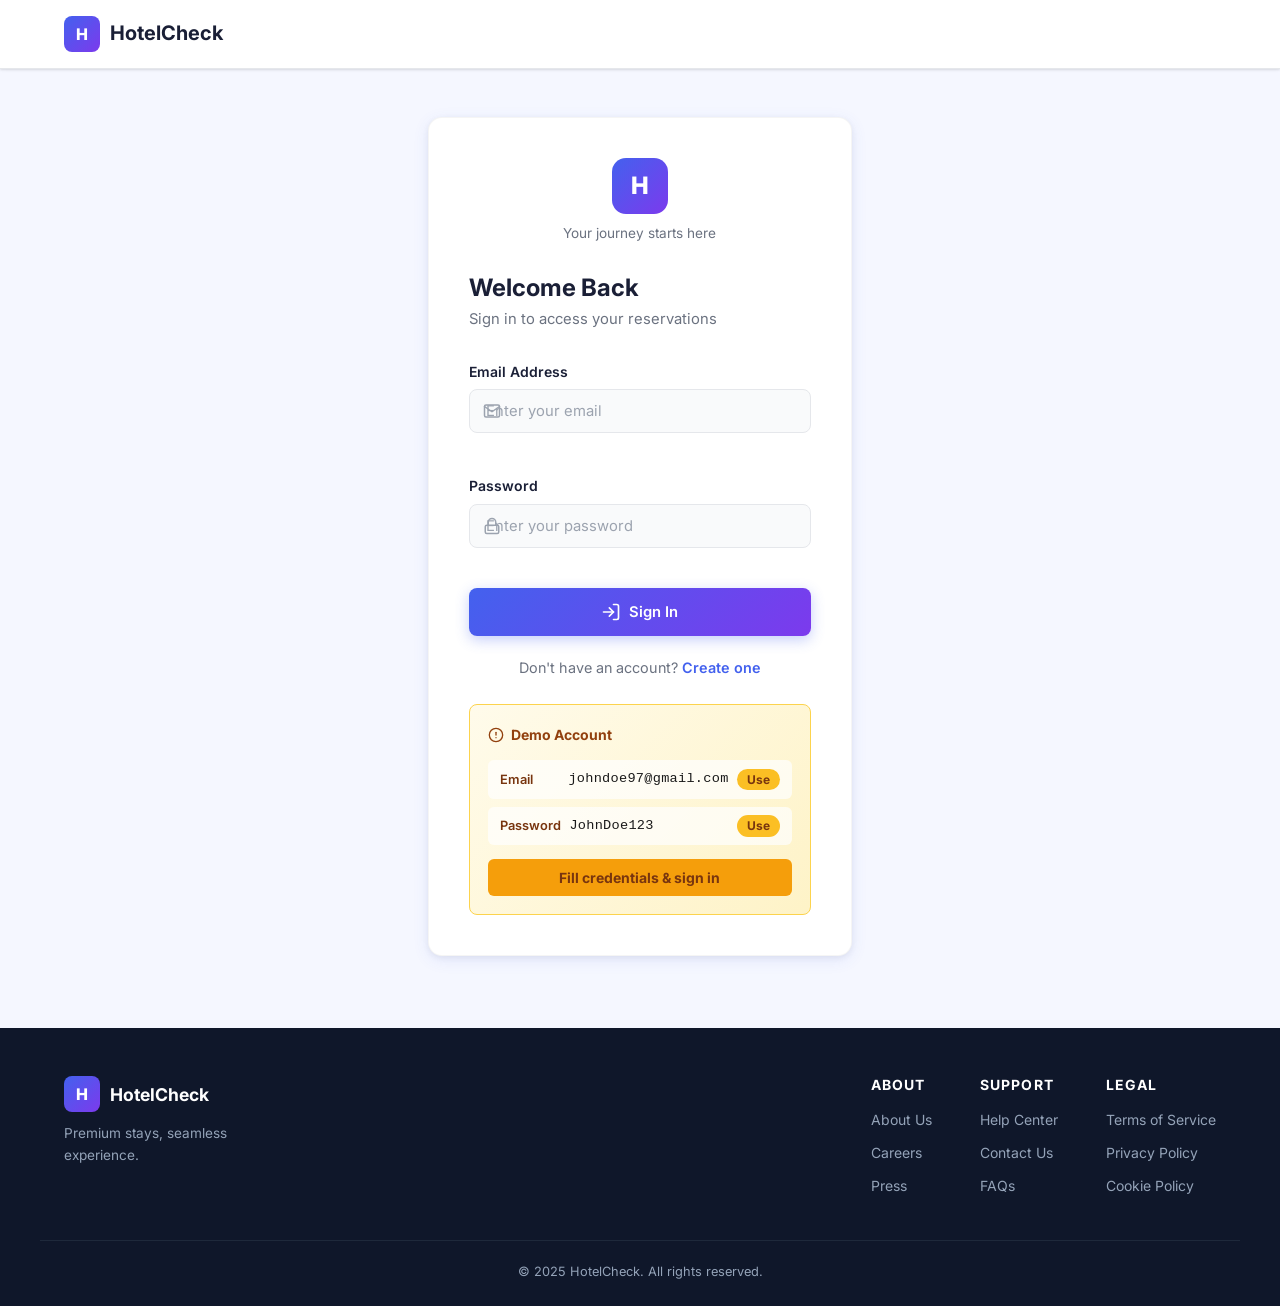
<file: index.html>
<!DOCTYPE html>
<html lang="en">

<head>
    <meta charset="UTF-8">
    <meta name="viewport" content="width=device-width, initial-scale=1.0">
    <meta name="description"
        content="HotelCheck — A modern self check-in portal for multi-branch hotel reservations. View reservations, complete check-in, and manage your profile.">
    <title>HotelCheck — Self Check-In Portal</title>
    <link rel="stylesheet" href="css/style.css">
    <link rel="preconnect" href="https://fonts.googleapis.com">
    <link rel="preconnect" href="https://fonts.gstatic.com" crossorigin>
    <link href="https://fonts.googleapis.com/css2?family=Inter:wght@300;400;500;600;700&display=swap" rel="stylesheet">
</head>

<body>

    <!-- ========================================================
         HEADER / NAVIGATION
    ======================================================== -->
    <header id="site-header">
        <div class="header-content">
            <a href="#" class="logo" id="logo-link">
                <div class="logo-icon">H</div>
                <span>HotelCheck</span>
            </a>
            <nav id="main-nav" class="nav-hidden">
                <a href="#" id="home-link">Home</a>
                <a href="#" id="reservations-link">My Reservations</a>
                <a href="#" id="profile-link">Profile</a>
                <a href="#" id="logout-link" class="nav-logout">Logout</a>
            </nav>
        </div>
    </header>

    <!-- ========================================================
         MAIN CONTENT CONTAINER
    ======================================================== -->
    <div class="container" id="main-container">

        <!-- ====================================================
             SECTION: LOGIN
        ==================================================== -->
        <div id="login-section" class="auth-wrapper">
            <div class="card auth-card">
                <div class="card-brand">
                    <div class="logo-icon large">H</div>
                    <p class="brand-tagline">Your journey starts here</p>
                </div>
                <h1 class="card-title">Welcome Back</h1>
                <p class="card-subtitle">Sign in to access your reservations</p>

                <form id="login-form" novalidate>
                    <div class="form-group">
                        <label for="email">Email Address</label>
                        <div class="input-wrapper">
                            <svg class="input-icon" xmlns="http://www.w3.org/2000/svg" width="18" height="18"
                                viewBox="0 0 24 24" fill="none" stroke="currentColor" stroke-width="2"
                                stroke-linecap="round" stroke-linejoin="round">
                                <path d="M4 4h16c1.1 0 2 .9 2 2v12c0 1.1-.9 2-2 2H4c-1.1 0-2-.9-2-2V6c0-1.1.9-2 2-2z">
                                </path>
                                <polyline points="22,6 12,13 2,6"></polyline>
                            </svg>
                            <input type="email" id="email" placeholder="Enter your email" autocomplete="email">
                        </div>
                        <span class="field-error" id="email-error"></span>
                    </div>
                    <div class="form-group">
                        <label for="password">Password</label>
                        <div class="input-wrapper">
                            <svg class="input-icon" xmlns="http://www.w3.org/2000/svg" width="18" height="18"
                                viewBox="0 0 24 24" fill="none" stroke="currentColor" stroke-width="2"
                                stroke-linecap="round" stroke-linejoin="round">
                                <rect x="3" y="11" width="18" height="11" rx="2" ry="2"></rect>
                                <path d="M7 11V7a5 5 0 0 1 10 0v4"></path>
                            </svg>
                            <input type="password" id="password" placeholder="Enter your password"
                                autocomplete="current-password">
                        </div>
                        <span class="field-error" id="password-error"></span>
                    </div>
                    <div class="form-group">
                        <button type="submit" id="login-btn" class="btn-full">
                            <svg xmlns="http://www.w3.org/2000/svg" width="20" height="20" viewBox="0 0 24 24"
                                fill="none" stroke="currentColor" stroke-width="2" stroke-linecap="round"
                                stroke-linejoin="round">
                                <path d="M15 3h4a2 2 0 0 1 2 2v14a2 2 0 0 1-2 2h-4"></path>
                                <polyline points="10 17 15 12 10 7"></polyline>
                                <line x1="15" y1="12" x2="3" y2="12"></line>
                            </svg>
                            Sign In
                        </button>
                    </div>
                    <p class="auth-switch">Don't have an account? <a href="#" id="register-link"
                            class="accent-text">Create one</a></p>
                </form>

                <!-- Demo Credentials Box -->
                <div class="demo-credentials">
                    <div class="demo-credentials-header">
                        <svg xmlns="http://www.w3.org/2000/svg" width="16" height="16" viewBox="0 0 24 24" fill="none"
                            stroke="currentColor" stroke-width="2" stroke-linecap="round" stroke-linejoin="round">
                            <circle cx="12" cy="12" r="10"></circle>
                            <line x1="12" y1="8" x2="12" y2="12"></line>
                            <line x1="12" y1="16" x2="12.01" y2="16"></line>
                        </svg>
                        <span>Demo Account</span>
                    </div>
                    <div class="demo-credentials-body">
                        <div class="demo-field">
                            <span class="demo-label">Email</span>
                            <span class="demo-value" id="demo-email">johndoe97@gmail.com</span>
                            <button type="button" class="demo-copy-btn" data-copy="email"
                                title="Auto-fill email">Use</button>
                        </div>
                        <div class="demo-field">
                            <span class="demo-label">Password</span>
                            <span class="demo-value" id="demo-password">JohnDoe123</span>
                            <button type="button" class="demo-copy-btn" data-copy="password"
                                title="Auto-fill password">Use</button>
                        </div>
                    </div>
                    <button type="button" id="demo-autofill-btn" class="demo-fill-all">
                        Fill credentials &amp; sign in
                    </button>
                </div>
            </div>
        </div>

        <!-- ====================================================
             SECTION: REGISTRATION
        ==================================================== -->
        <div id="registration-section" class="auth-wrapper" style="display: none;">
            <div class="card auth-card">
                <h1 class="card-title">Create Account</h1>
                <p class="card-subtitle">Join HotelCheck for seamless stays</p>

                <form id="registration-form" novalidate>
                    <div class="form-row">
                        <div class="form-group">
                            <label for="title">Title</label>
                            <select id="title">
                                <option value="">Select</option>
                                <option value="Mr">Mr</option>
                                <option value="Ms">Ms</option>
                                <option value="Mrs">Mrs</option>
                                <option value="Dr">Dr</option>
                            </select>
                        </div>
                        <div class="form-group form-group-grow">
                            <label for="first-name">First Name</label>
                            <input type="text" id="first-name" placeholder="Your first name">
                        </div>
                    </div>
                    <div class="form-group">
                        <label for="last-name">Last Name</label>
                        <input type="text" id="last-name" placeholder="Your last name">
                    </div>
                    <div class="form-group">
                        <label for="reg-email">Email Address</label>
                        <input type="email" id="reg-email" placeholder="Your email address">
                    </div>
                    <div class="form-group">
                        <label for="reg-password">Password</label>
                        <input type="password" id="reg-password" placeholder="Create a password (min. 8 chars)">
                    </div>
                    <div class="form-group">
                        <label for="confirm-password">Confirm Password</label>
                        <input type="password" id="confirm-password" placeholder="Repeat your password">
                    </div>
                    <div class="form-group">
                        <button type="submit" class="btn-full">
                            <svg xmlns="http://www.w3.org/2000/svg" width="20" height="20" viewBox="0 0 24 24"
                                fill="none" stroke="currentColor" stroke-width="2" stroke-linecap="round"
                                stroke-linejoin="round">
                                <path d="M16 21v-2a4 4 0 0 0-4-4H5a4 4 0 0 0-4 4v2"></path>
                                <circle cx="8.5" cy="7" r="4"></circle>
                                <line x1="20" y1="8" x2="20" y2="14"></line>
                                <line x1="23" y1="11" x2="17" y2="11"></line>
                            </svg>
                            Create Account
                        </button>
                    </div>
                    <p class="auth-switch">Already have an account? <a href="#" id="login-link" class="accent-text">Sign
                            in</a></p>
                </form>
            </div>
        </div>

        <!-- ====================================================
             SECTION: DASHBOARD (HOME — shown after login)
        ==================================================== -->
        <div id="dashboard-section" style="display: none;">

            <!-- Welcome Banner -->
            <div class="welcome-banner">
                <div class="welcome-text">
                    <h1 id="welcome-heading">Good morning, John!</h1>
                    <p>Here's an overview of your upcoming stays.</p>
                </div>
                <div class="welcome-meta">
                    <span id="current-date-display"></span>
                </div>
            </div>

            <!-- Dashboard Grid -->
            <div class="dashboard-grid">

                <!-- Upcoming Reservations Card -->
                <div class="card dashboard-card full-width">
                    <div class="card-header-row">
                        <h2 class="card-title no-margin">Upcoming Reservations</h2>
                        <a href="#" id="view-all-reservations" class="accent-text small-link">View All →</a>
                    </div>
                    <div id="reservations-container">
                        <ul class="reservation-list" id="reservation-list">
                            <!-- Populated by reservations.js -->
                        </ul>
                    </div>
                </div>

                <!-- Self Check-In Card (shown only for today's reservations) -->
                <div id="check-in-card" class="card dashboard-card full-width" style="display: none;">
                    <div class="card-header-row">
                        <h2 class="card-title no-margin">
                            <span class="checkin-badge">Today</span>
                            Self Check-In
                        </h2>
                    </div>

                    <!-- Check-In Tab Navigation -->
                    <div class="tabs checkin-tabs" id="checkin-tabs">
                        <div class="tab-item active" data-tab="tab-verification" data-group="checkin">
                            <span class="tab-step">1</span>
                            <svg xmlns="http://www.w3.org/2000/svg" width="18" height="18" viewBox="0 0 24 24"
                                fill="none" stroke="currentColor" stroke-width="2" stroke-linecap="round"
                                stroke-linejoin="round">
                                <path d="M22 11.08V12a10 10 0 1 1-5.93-9.14"></path>
                                <polyline points="22 4 12 14.01 9 11.01"></polyline>
                            </svg>
                            <span class="tab-label">Identity</span>
                        </div>
                        <div class="tab-item" data-tab="tab-payment" data-group="checkin">
                            <span class="tab-step">2</span>
                            <svg xmlns="http://www.w3.org/2000/svg" width="18" height="18" viewBox="0 0 24 24"
                                fill="none" stroke="currentColor" stroke-width="2" stroke-linecap="round"
                                stroke-linejoin="round">
                                <rect x="1" y="4" width="22" height="16" rx="2" ry="2"></rect>
                                <line x1="1" y1="10" x2="23" y2="10"></line>
                            </svg>
                            <span class="tab-label">Payment</span>
                        </div>
                        <div class="tab-item" data-tab="tab-rooming" data-group="checkin">
                            <span class="tab-step">3</span>
                            <svg xmlns="http://www.w3.org/2000/svg" width="18" height="18" viewBox="0 0 24 24"
                                fill="none" stroke="currentColor" stroke-width="2" stroke-linecap="round"
                                stroke-linejoin="round">
                                <path d="M17 21v-2a4 4 0 0 0-4-4H5a4 4 0 0 0-4 4v2"></path>
                                <circle cx="9" cy="7" r="4"></circle>
                                <path d="M23 21v-2a4 4 0 0 0-3-3.87"></path>
                                <path d="M16 3.13a4 4 0 0 1 0 7.75"></path>
                            </svg>
                            <span class="tab-label">Guests</span>
                        </div>
                        <div class="tab-item" data-tab="tab-confirm" data-group="checkin">
                            <span class="tab-step">4</span>
                            <svg xmlns="http://www.w3.org/2000/svg" width="18" height="18" viewBox="0 0 24 24"
                                fill="none" stroke="currentColor" stroke-width="2" stroke-linecap="round"
                                stroke-linejoin="round">
                                <polyline points="20 6 9 17 4 12"></polyline>
                            </svg>
                            <span class="tab-label">Confirm</span>
                        </div>
                    </div>

                    <!-- Tab: Identity Verification -->
                    <div id="tab-verification" class="tab-content checkin-content active">
                        <div class="upload-grid">
                            <div class="form-group">
                                <label>Passport Photo</label>
                                <div class="file-upload">
                                    <label for="passport-upload" class="file-upload-btn">
                                        <svg xmlns="http://www.w3.org/2000/svg" width="18" height="18"
                                            viewBox="0 0 24 24" fill="none" stroke="currentColor" stroke-width="2"
                                            stroke-linecap="round" stroke-linejoin="round">
                                            <path d="M21 15v4a2 2 0 0 1-2 2H5a2 2 0 0 1-2-2v-4"></path>
                                            <polyline points="17 8 12 3 7 8"></polyline>
                                            <line x1="12" y1="3" x2="12" y2="15"></line>
                                        </svg>
                                        Upload Passport
                                    </label>
                                    <input type="file" id="passport-upload" accept="image/*">
                                    <div id="passport-preview" class="file-upload-preview">
                                        <svg xmlns="http://www.w3.org/2000/svg" width="40" height="40"
                                            viewBox="0 0 24 24" fill="none" stroke="currentColor" stroke-width="1"
                                            stroke-linecap="round" stroke-linejoin="round">
                                            <rect x="3" y="3" width="18" height="18" rx="2" ry="2"></rect>
                                            <circle cx="8.5" cy="8.5" r="1.5"></circle>
                                            <polyline points="21 15 16 10 5 21"></polyline>
                                        </svg>
                                        <span>Passport photo</span>
                                    </div>
                                </div>
                            </div>
                            <div class="form-group">
                                <label>Selfie Photo</label>
                                <div class="file-upload">
                                    <label for="selfie-upload" class="file-upload-btn">
                                        <svg xmlns="http://www.w3.org/2000/svg" width="18" height="18"
                                            viewBox="0 0 24 24" fill="none" stroke="currentColor" stroke-width="2"
                                            stroke-linecap="round" stroke-linejoin="round">
                                            <path d="M21 15v4a2 2 0 0 1-2 2H5a2 2 0 0 1-2-2v-4"></path>
                                            <polyline points="17 8 12 3 7 8"></polyline>
                                            <line x1="12" y1="3" x2="12" y2="15"></line>
                                        </svg>
                                        Upload Selfie
                                    </label>
                                    <input type="file" id="selfie-upload" accept="image/*">
                                    <div id="selfie-preview" class="file-upload-preview">
                                        <svg xmlns="http://www.w3.org/2000/svg" width="40" height="40"
                                            viewBox="0 0 24 24" fill="none" stroke="currentColor" stroke-width="1"
                                            stroke-linecap="round" stroke-linejoin="round">
                                            <path d="M20 21v-2a4 4 0 0 0-4-4H8a4 4 0 0 0-4 4v2"></path>
                                            <circle cx="12" cy="7" r="4"></circle>
                                        </svg>
                                        <span>Selfie photo</span>
                                    </div>
                                </div>
                            </div>
                        </div>
                        <div class="btn-actions">
                            <button id="verification-next" class="btn-primary">
                                Continue
                                <svg xmlns="http://www.w3.org/2000/svg" width="18" height="18" viewBox="0 0 24 24"
                                    fill="none" stroke="currentColor" stroke-width="2" stroke-linecap="round"
                                    stroke-linejoin="round">
                                    <line x1="5" y1="12" x2="19" y2="12"></line>
                                    <polyline points="12 5 19 12 12 19"></polyline>
                                </svg>
                            </button>
                        </div>
                    </div>

                    <!-- Tab: Payment Information -->
                    <div id="tab-payment" class="tab-content checkin-content">
                        <div class="form-row">
                            <div class="form-group form-group-grow">
                                <label for="card-number">Card Number</label>
                                <input type="text" id="card-number" placeholder="0000 0000 0000 0000" maxlength="19">
                            </div>
                        </div>
                        <div class="form-row">
                            <div class="form-group">
                                <label for="card-expiry">Expiry Date</label>
                                <input type="text" id="card-expiry" placeholder="MM/YY" maxlength="5">
                            </div>
                            <div class="form-group">
                                <label for="card-cvv">CVV</label>
                                <input type="text" id="card-cvv" placeholder="000" maxlength="4">
                            </div>
                        </div>
                        <div class="form-group">
                            <label for="card-holder">Card Holder Name</label>
                            <input type="text" id="card-holder" placeholder="Name as on card">
                        </div>
                        <div class="btn-actions">
                            <button id="payment-back" class="btn-secondary">
                                <svg xmlns="http://www.w3.org/2000/svg" width="18" height="18" viewBox="0 0 24 24"
                                    fill="none" stroke="currentColor" stroke-width="2" stroke-linecap="round"
                                    stroke-linejoin="round">
                                    <line x1="19" y1="12" x2="5" y2="12"></line>
                                    <polyline points="12 19 5 12 12 5"></polyline>
                                </svg>
                                Back
                            </button>
                            <button id="payment-next" class="btn-primary">
                                Continue
                                <svg xmlns="http://www.w3.org/2000/svg" width="18" height="18" viewBox="0 0 24 24"
                                    fill="none" stroke="currentColor" stroke-width="2" stroke-linecap="round"
                                    stroke-linejoin="round">
                                    <line x1="5" y1="12" x2="19" y2="12"></line>
                                    <polyline points="12 5 19 12 12 19"></polyline>
                                </svg>
                            </button>
                        </div>
                    </div>

                    <!-- Tab: Rooming List -->
                    <div id="tab-rooming" class="tab-content checkin-content">
                        <div class="form-group">
                            <label>Guests in Room</label>
                            <div id="room-list" class="room-list">
                                <div class="room-item">
                                    <input type="text" placeholder="Guest Name" value="John Doe (Primary Guest)"
                                        readonly>
                                </div>
                            </div>
                            <button id="add-guest" type="button" class="btn-secondary add-guest-btn">
                                <svg xmlns="http://www.w3.org/2000/svg" width="18" height="18" viewBox="0 0 24 24"
                                    fill="none" stroke="currentColor" stroke-width="2" stroke-linecap="round"
                                    stroke-linejoin="round">
                                    <line x1="12" y1="5" x2="12" y2="19"></line>
                                    <line x1="5" y1="12" x2="19" y2="12"></line>
                                </svg>
                                Add Guest
                            </button>
                        </div>
                        <div class="btn-actions">
                            <button id="rooming-back" class="btn-secondary">
                                <svg xmlns="http://www.w3.org/2000/svg" width="18" height="18" viewBox="0 0 24 24"
                                    fill="none" stroke="currentColor" stroke-width="2" stroke-linecap="round"
                                    stroke-linejoin="round">
                                    <line x1="19" y1="12" x2="5" y2="12"></line>
                                    <polyline points="12 19 5 12 12 5"></polyline>
                                </svg>
                                Back
                            </button>
                            <button id="rooming-next" class="btn-primary">
                                Continue
                                <svg xmlns="http://www.w3.org/2000/svg" width="18" height="18" viewBox="0 0 24 24"
                                    fill="none" stroke="currentColor" stroke-width="2" stroke-linecap="round"
                                    stroke-linejoin="round">
                                    <line x1="5" y1="12" x2="19" y2="12"></line>
                                    <polyline points="12 5 19 12 12 19"></polyline>
                                </svg>
                            </button>
                        </div>
                    </div>

                    <!-- Tab: Confirmation -->
                    <div id="tab-confirm" class="tab-content checkin-content">
                        <div class="alert alert-success">
                            <svg xmlns="http://www.w3.org/2000/svg" width="22" height="22" viewBox="0 0 24 24"
                                fill="none" stroke="currentColor" stroke-width="2" stroke-linecap="round"
                                stroke-linejoin="round">
                                <path d="M22 11.08V12a10 10 0 1 1-5.93-9.14"></path>
                                <polyline points="22 4 12 14.01 9 11.01"></polyline>
                            </svg>
                            Your identity has been verified successfully.
                        </div>

                        <h3>Reservation Summary</h3>
                        <div class="summary-item">
                            <div class="summary-row"><span class="summary-label">Reservation ID</span><span
                                    id="summary-reservation-id" class="summary-value">—</span></div>
                            <div class="summary-row"><span class="summary-label">Hotel</span><span id="summary-hotel"
                                    class="summary-value">—</span></div>
                            <div class="summary-row"><span class="summary-label">Check-in</span><span
                                    id="summary-checkin" class="summary-value">—</span></div>
                            <div class="summary-row"><span class="summary-label">Check-out</span><span
                                    id="summary-checkout" class="summary-value">—</span></div>
                            <div class="summary-row"><span class="summary-label">Room Type</span><span
                                    id="summary-room-type" class="summary-value">—</span></div>
                            <div class="summary-row"><span class="summary-label">Guests</span><span id="summary-guests"
                                    class="summary-value">—</span></div>
                        </div>

                        <div class="section-divider"></div>

                        <h3>Hotel Information</h3>
                        <ul class="info-list">
                            <li>Check-in time: 3:00 PM · Check-out time: 11:00 AM</li>
                            <li>Breakfast served from 6:30 AM to 10:30 AM</li>
                            <li>Free Wi-Fi throughout the hotel</li>
                            <li>Swimming pool open 7:00 AM – 10:00 PM</li>
                        </ul>

                        <div class="form-group">
                            <label for="special-requests">Special Requests</label>
                            <textarea id="special-requests" rows="3"
                                placeholder="Any special requests? (optional)"></textarea>
                        </div>

                        <div class="form-group checkbox-container">
                            <input type="checkbox" id="terms-check">
                            <label for="terms-check">I agree to the hotel's terms and conditions</label>
                        </div>

                        <div class="btn-actions">
                            <button id="confirm-back" class="btn-secondary">
                                <svg xmlns="http://www.w3.org/2000/svg" width="18" height="18" viewBox="0 0 24 24"
                                    fill="none" stroke="currentColor" stroke-width="2" stroke-linecap="round"
                                    stroke-linejoin="round">
                                    <line x1="19" y1="12" x2="5" y2="12"></line>
                                    <polyline points="12 19 5 12 12 5"></polyline>
                                </svg>
                                Back
                            </button>
                            <button id="complete-checkin" class="btn-primary btn-success">
                                Complete Check-In
                                <svg xmlns="http://www.w3.org/2000/svg" width="18" height="18" viewBox="0 0 24 24"
                                    fill="none" stroke="currentColor" stroke-width="2" stroke-linecap="round"
                                    stroke-linejoin="round">
                                    <polyline points="20 6 9 17 4 12"></polyline>
                                </svg>
                            </button>
                        </div>
                    </div>

                </div>
                <!-- /check-in-card -->

            </div>
            <!-- /dashboard-grid -->
        </div>
        <!-- /dashboard-section -->

        <!-- ====================================================
             SECTION: PROFILE
        ==================================================== -->
        <div id="profile-section" class="card wide-card" style="display: none;">
            <h1 class="card-title">Your Profile</h1>
            <form id="profile-form">
                <div class="profile-image">
                    <div class="profile-avatar">
                        <svg xmlns="http://www.w3.org/2000/svg" width="56" height="56" viewBox="0 0 24 24" fill="none"
                            stroke="currentColor" stroke-width="1" stroke-linecap="round" stroke-linejoin="round">
                            <path d="M20 21v-2a4 4 0 0 0-4-4H8a4 4 0 0 0-4 4v2"></path>
                            <circle cx="12" cy="7" r="4"></circle>
                        </svg>
                    </div>
                    <button type="button" class="btn-secondary">Change Photo</button>
                </div>

                <div class="form-row">
                    <div class="form-group form-group-grow">
                        <label for="profile-name">Full Name</label>
                        <input type="text" id="profile-name" value="John Doe">
                    </div>
                    <div class="form-group form-group-grow">
                        <label for="profile-phone">Phone Number</label>
                        <input type="tel" id="profile-phone" value="+1 234 567 8900">
                    </div>
                </div>

                <div class="form-group">
                    <label for="profile-email">Email Address</label>
                    <input type="email" id="profile-email" value="johndoe97@gmail.com">
                </div>

                <div class="form-group">
                    <label for="profile-address">Address</label>
                    <textarea id="profile-address" rows="3">123 Main Street, Anytown, CA 94000, USA</textarea>
                </div>

                <div class="section-divider"></div>

                <h3>Notification Preferences</h3>

                <div class="form-group checkbox-container">
                    <input type="checkbox" id="pref-newsletter" checked>
                    <label for="pref-newsletter">Receive email newsletters and promotions</label>
                </div>

                <div class="form-group checkbox-container">
                    <input type="checkbox" id="pref-sms" checked>
                    <label for="pref-sms">Receive SMS notifications</label>
                </div>

                <div class="btn-actions">
                    <button type="submit" class="btn-primary">Save Changes</button>
                </div>
            </form>
        </div>

        <!-- ====================================================
             SECTION: MY RESERVATIONS (Detailed View)
        ==================================================== -->
        <div id="my-reservations-section" class="card wide-card" style="display: none;">
            <h1 class="card-title">My Reservations</h1>

            <div class="tabs reservations-tabs" id="reservations-tabs">
                <div class="tab-item active" data-tab="upcoming-reservations" data-group="reservations">Upcoming</div>
                <div class="tab-item" data-tab="past-reservations" data-group="reservations">Past Stays</div>
            </div>

            <div id="upcoming-reservations" class="tab-content reservations-content active">
                <div id="detailed-reservations-container">
                    <!-- Populated by reservations.js -->
                </div>
            </div>

            <div id="past-reservations" class="tab-content reservations-content">
                <div class="reservation-history">
                    <div class="history-item">
                        <div class="history-date">
                            <span class="month">JAN</span>
                            <span class="day">15–20</span>
                            <span class="year">2025</span>
                        </div>
                        <div class="history-details">
                            <h3>Deluxe Suite</h3>
                            <p>HotelCheck Grand Resort · #RES112233</p>
                            <p>5 nights · 2 guests</p>
                            <div class="history-status completed">Completed</div>
                        </div>
                        <button class="btn-secondary book-again-btn"
                                data-hotel="HotelCheck Grand Resort"
                                data-room-type="Deluxe Suite"
                                data-guests="2">Book Again</button>
                    </div>

                    <div class="history-item">
                        <div class="history-date">
                            <span class="month">DEC</span>
                            <span class="day">24–26</span>
                            <span class="year">2024</span>
                        </div>
                        <div class="history-details">
                            <h3>Premium King Room</h3>
                            <p>HotelCheck Downtown · #RES998877</p>
                            <p>2 nights · 2 guests</p>
                            <div class="history-status completed">Completed</div>
                        </div>
                        <button class="btn-secondary book-again-btn"
                                data-hotel="HotelCheck Downtown"
                                data-room-type="Premium King Room"
                                data-guests="2">Book Again</button>
                    </div>
                </div>
            </div>
        </div>

        <!-- ====================================================
             SECTION: MODIFY RESERVATION
        ==================================================== -->
        <div id="modify-reservation-section" class="card wide-card" style="display: none;">
            <div class="section-back-bar">
                <button type="button" id="modify-back-btn" class="btn-ghost-back">Back to Reservations</button>
            </div>
            <h1 class="card-title">Modify Reservation</h1>
            <p class="card-subtitle" id="modify-res-subtitle">Update the details for your reservation below.</p>

            <form id="modify-reservation-form" novalidate>
                <div class="res-summary-badge" id="modify-res-badge">
                    <span class="badge-label">Reservation</span>
                    <span id="modify-badge-id" class="badge-id">—</span>
                </div>

                <div class="form-row">
                    <div class="form-group">
                        <label for="modify-checkin">Check-in Date</label>
                        <input type="date" id="modify-checkin">
                    </div>
                    <div class="form-group">
                        <label for="modify-checkout">Check-out Date</label>
                        <input type="date" id="modify-checkout">
                    </div>
                </div>

                <div class="form-row">
                    <div class="form-group form-group-grow">
                        <label for="modify-room-type">Room Type</label>
                        <select id="modify-room-type">
                            <option value="Standard Twin">Standard Twin</option>
                            <option value="Standard King">Standard King</option>
                            <option value="Deluxe King">Deluxe King</option>
                            <option value="Executive Suite">Executive Suite</option>
                            <option value="Premier Suite">Premier Suite</option>
                            <option value="Presidential Suite">Presidential Suite</option>
                        </select>
                    </div>
                    <div class="form-group">
                        <label for="modify-guests">Number of Guests</label>
                        <select id="modify-guests">
                            <option value="1">1 Guest</option>
                            <option value="2" selected>2 Guests</option>
                            <option value="3">3 Guests</option>
                            <option value="4">4 Guests</option>
                            <option value="5">5 Guests</option>
                            <option value="6">6 Guests</option>
                        </select>
                    </div>
                </div>

                <div class="form-group">
                    <label for="modify-special-requests">Special Requests</label>
                    <textarea id="modify-special-requests" rows="3" placeholder="Any special requests or notes?"></textarea>
                </div>

                <div class="section-divider"></div>

                <div class="alert alert-warning" id="modify-warning">
                    <svg xmlns="http://www.w3.org/2000/svg" width="20" height="20" viewBox="0 0 24 24" fill="none" stroke="currentColor" stroke-width="2" stroke-linecap="round" stroke-linejoin="round"><path d="M10.29 3.86L1.82 18a2 2 0 0 0 1.71 3h16.94a2 2 0 0 0 1.71-3L13.71 3.86a2 2 0 0 0-3.42 0z"></path><line x1="12" y1="9" x2="12" y2="13"></line><line x1="12" y1="17" x2="12.01" y2="17"></line></svg>
                    Modifications are subject to availability and may affect your total price. A confirmation email will be sent once processed.
                </div>

                <div class="btn-actions">
                    <button type="button" id="modify-cancel-btn" class="btn-secondary">Cancel</button>
                    <button type="submit" class="btn-primary">Save Changes</button>
                </div>
            </form>
        </div>

        <!-- ====================================================
             SECTION: BOOK RESERVATION (new booking / book again)
        ==================================================== -->
        <div id="booking-section" class="card wide-card" style="display: none;">
            <div class="section-back-bar">
                <button type="button" id="booking-back-btn" class="btn-ghost-back">Back to Reservations</button>
            </div>
            <h1 class="card-title" id="booking-section-title">New Reservation</h1>
            <p class="card-subtitle" id="booking-section-subtitle">Fill in the details below to complete your booking.</p>

            <form id="booking-form" novalidate>

                <div class="form-group">
                    <label for="booking-hotel">Hotel Property</label>
                    <select id="booking-hotel">
                        <option value="HotelCheck Grand Resort">HotelCheck Grand Resort — Yangon</option>
                        <option value="HotelCheck Downtown">HotelCheck Downtown — Mandalay</option>
                        <option value="HotelCheck Lakeside">HotelCheck Lakeside — Inle Lake</option>
                        <option value="HotelCheck Heritage">HotelCheck Heritage — Bagan</option>
                    </select>
                </div>

                <div class="form-row">
                    <div class="form-group">
                        <label for="booking-checkin">Check-in Date</label>
                        <input type="date" id="booking-checkin">
                    </div>
                    <div class="form-group">
                        <label for="booking-checkout">Check-out Date</label>
                        <input type="date" id="booking-checkout">
                    </div>
                </div>

                <div class="form-row">
                    <div class="form-group form-group-grow">
                        <label for="booking-room-type">Room Type</label>
                        <select id="booking-room-type">
                            <option value="Standard Twin">Standard Twin</option>
                            <option value="Standard King">Standard King</option>
                            <option value="Deluxe King">Deluxe King</option>
                            <option value="Executive Suite">Executive Suite</option>
                            <option value="Premier Suite">Premier Suite</option>
                            <option value="Presidential Suite">Presidential Suite</option>
                        </select>
                    </div>
                    <div class="form-group">
                        <label for="booking-guests">Number of Guests</label>
                        <select id="booking-guests">
                            <option value="1">1 Guest</option>
                            <option value="2" selected>2 Guests</option>
                            <option value="3">3 Guests</option>
                            <option value="4">4 Guests</option>
                            <option value="5">5 Guests</option>
                            <option value="6">6 Guests</option>
                        </select>
                    </div>
                </div>

                <div class="form-group">
                    <label for="booking-name">Primary Guest Name</label>
                    <input type="text" id="booking-name" placeholder="Full name as on passport">
                </div>

                <div class="form-group">
                    <label for="booking-email">Contact Email</label>
                    <input type="email" id="booking-email" placeholder="Confirmation will be sent here">
                </div>

                <div class="form-group">
                    <label for="booking-special-requests">Special Requests</label>
                    <textarea id="booking-special-requests" rows="3" placeholder="Dietary requirements, accessibility needs, preferences..."></textarea>
                </div>

                <div class="section-divider"></div>

                <!-- Booking Price Summary -->
                <div class="booking-price-summary" id="booking-price-summary">
                    <div class="price-row">
                        <span>Room rate</span>
                        <span id="booking-rate-display">—</span>
                    </div>
                    <div class="price-row">
                        <span>Duration</span>
                        <span id="booking-nights-display">—</span>
                    </div>
                    <div class="price-row price-row-total">
                        <span>Estimated Total</span>
                        <span id="booking-total-display">—</span>
                    </div>
                </div>

                <div class="form-group checkbox-container" style="margin-top:1rem;">
                    <input type="checkbox" id="booking-terms">
                    <label for="booking-terms">I agree to the hotel's terms, conditions, and cancellation policy.</label>
                </div>

                <div class="btn-actions">
                    <button type="button" id="booking-cancel-btn" class="btn-secondary">Cancel</button>
                    <button type="submit" class="btn-primary" id="booking-submit-btn">Confirm Reservation</button>
                </div>
            </form>
        </div>

    </div>
    <!-- /container -->

    <!-- ========================================================
         FOOTER
    ======================================================== -->
    <footer>
        <div class="footer-content">
            <div class="footer-brand">
                <div class="footer-logo">
                    <div class="logo-icon">H</div>
                    <span>HotelCheck</span>
                </div>
                <p class="footer-tagline">Premium stays, seamless experience.</p>
            </div>
            <div class="footer-links">
                <div class="footer-column">
                    <h4>About</h4>
                    <a href="#">About Us</a>
                    <a href="#">Careers</a>
                    <a href="#">Press</a>
                </div>
                <div class="footer-column">
                    <h4>Support</h4>
                    <a href="#">Help Center</a>
                    <a href="#">Contact Us</a>
                    <a href="#">FAQs</a>
                </div>
                <div class="footer-column">
                    <h4>Legal</h4>
                    <a href="#">Terms of Service</a>
                    <a href="#">Privacy Policy</a>
                    <a href="#">Cookie Policy</a>
                </div>
            </div>
        </div>
        <div class="copyright">
            <p>&copy; 2025 HotelCheck. All rights reserved.</p>
        </div>
    </footer>

    <!-- ========================================================
         JAVASCRIPT — Feature modules loaded in dependency order
    ======================================================== -->
    <script src="js/data.js"></script>
    <script src="js/app.js"></script>
    <script src="js/auth.js"></script>
    <script src="js/reservations.js"></script>
    <script src="js/checkin.js"></script>
    <script src="js/booking.js"></script>
    <script src="js/profile.js"></script>

</body>

</html>
</file>
<file: css/style.css>
/* ==========================================================================
   HotelCheck — Style Sheet
   ========================================================================== */

/* --------------------------------------------------------------------------
   CSS Variables / Design Tokens
   -------------------------------------------------------------------------- */
:root {
    --primary:        #4361ee;
    --primary-dark:   #2d4fd1;
    --primary-light:  #eef0fd;
    --accent:         #f72585;
    --success:        #2ec4b6;
    --success-light:  #d1f0ee;
    --warning:        #ff9f1c;
    --error:          #e63946;
    --error-light:    #fde8ea;

    --text:           #1a1f36;
    --text-muted:     #6b7280;
    --text-light:     #9ca3af;
    --border:         #e5e7eb;
    --bg:             #f5f7ff;
    --bg-card:        #ffffff;
    --bg-subtle:      #f9fafb;

    --shadow-sm:      0 1px 3px rgba(0,0,0,.08), 0 1px 2px rgba(0,0,0,.06);
    --shadow:         0 4px 16px rgba(67,97,238,.10), 0 2px 6px rgba(0,0,0,.06);
    --shadow-lg:      0 12px 40px rgba(67,97,238,.15);

    --radius:         14px;
    --radius-sm:      8px;
    --radius-xs:      6px;
    --transition:     all 0.25s ease;
}

/* --------------------------------------------------------------------------
   Reset
   -------------------------------------------------------------------------- */
*, *::before, *::after {
    margin: 0;
    padding: 0;
    box-sizing: border-box;
}

/* --------------------------------------------------------------------------
   Base
   -------------------------------------------------------------------------- */
html { scroll-behavior: smooth; }

body {
    font-family: 'Inter', system-ui, -apple-system, sans-serif;
    background: var(--bg);
    color: var(--text);
    line-height: 1.65;
    min-height: 100vh;
    display: flex;
    flex-direction: column;
    -webkit-font-smoothing: antialiased;
}

/* --------------------------------------------------------------------------
   Typography
   -------------------------------------------------------------------------- */
h1, h2, h3, h4, h5, h6 { font-weight: 700; line-height: 1.3; }
h1 { font-size: clamp(1.5rem, 3vw, 2rem); }
h2 { font-size: 1.35rem; }
h3 { font-size: 1.1rem; margin-top: 1.25rem; }
h4 { font-size: 0.95rem; }

p { margin-bottom: 0.75rem; }
p:last-child { margin-bottom: 0; }

a {
    color: var(--primary);
    text-decoration: none;
    transition: var(--transition);
}
a:hover { text-decoration: underline; }

.accent-text { color: var(--primary); font-weight: 600; }
.small-link   { font-size: 0.875rem; font-weight: 500; }


/* --------------------------------------------------------------------------
   Layout
   -------------------------------------------------------------------------- */
.container {
    max-width: 1200px;
    margin: 0 auto;
    padding: 2rem 1.5rem;
    flex: 1;
}

.section-divider {
    height: 1px;
    background: var(--border);
    margin: 1.5rem 0;
}

/* --------------------------------------------------------------------------
   Header
   -------------------------------------------------------------------------- */
header {
    background: #fff;
    border-bottom: 1px solid var(--border);
    padding: 0.875rem 0;
    position: sticky;
    top: 0;
    z-index: 200;
    box-shadow: var(--shadow-sm);
}

.header-content {
    max-width: 1200px;
    margin: 0 auto;
    padding: 0 1.5rem;
    display: flex;
    justify-content: space-between;
    align-items: center;
}

/* Logo */
.logo {
    display: flex;
    align-items: center;
    gap: 0.6rem;
    color: var(--text);
    font-weight: 700;
    font-size: 1.25rem;
    text-decoration: none;
}
.logo:hover { text-decoration: none; }

.logo-icon {
    background: linear-gradient(135deg, var(--primary), #7c3aed);
    color: #fff;
    width: 36px;
    height: 36px;
    border-radius: var(--radius-sm);
    display: flex;
    align-items: center;
    justify-content: center;
    font-weight: 800;
    font-size: 1rem;
    flex-shrink: 0;
}
.logo-icon.large {
    width: 56px;
    height: 56px;
    border-radius: var(--radius);
    font-size: 1.5rem;
}

/* Navigation */
nav { display: flex; align-items: center; gap: 0.25rem; }
nav.nav-hidden { visibility: hidden; pointer-events: none; }

nav a {
    color: var(--text-muted);
    font-weight: 500;
    font-size: 0.9rem;
    padding: 0.5rem 0.875rem;
    border-radius: 99px;
    transition: var(--transition);
    text-decoration: none;
    position: relative;
}
nav a:hover { color: var(--primary); background: var(--primary-light); text-decoration: none; }
nav a.active { color: var(--primary); background: var(--primary-light); }

nav a.nav-logout {
    color: var(--error);
    margin-left: 0.5rem;
}
nav a.nav-logout:hover { background: var(--error-light); color: var(--error); }

/* --------------------------------------------------------------------------
   Cards
   -------------------------------------------------------------------------- */
.card {
    background: var(--bg-card);
    border-radius: var(--radius);
    box-shadow: var(--shadow);
    padding: 2rem;
    margin-bottom: 1.5rem;
    border: 1px solid rgba(0,0,0,0.04);
}

.card-title {
    font-size: 1.5rem;
    font-weight: 700;
    color: var(--text);
    margin-bottom: 0.25rem;
}
.card-title.no-margin { margin-bottom: 0; }

.card-subtitle {
    color: var(--text-muted);
    font-size: 0.925rem;
    margin-bottom: 1.75rem;
}

.card-header-row {
    display: flex;
    justify-content: space-between;
    align-items: center;
    margin-bottom: 1.5rem;
}

/* Auth cards (login/register) */
.auth-wrapper {
    display: flex;
    justify-content: center;
    padding: 1rem 0;
}

.auth-card {
    width: 100%;
    max-width: 480px;
    padding: 2.5rem;
}

.card-brand {
    display: flex;
    flex-direction: column;
    align-items: center;
    gap: 0.5rem;
    margin-bottom: 1.75rem;
}

.brand-tagline {
    font-size: 0.85rem;
    color: var(--text-muted);
    margin: 0;
}

.auth-switch {
    text-align: center;
    font-size: 0.9rem;
    color: var(--text-muted);
    margin-top: 1rem;
}

/* Wide card (for profile, reservations pages) */
.wide-card {
    max-width: 800px;
    margin-left: auto;
    margin-right: auto;
}

/* --------------------------------------------------------------------------
   Dashboard Layout
   -------------------------------------------------------------------------- */
.welcome-banner {
    display: flex;
    justify-content: space-between;
    align-items: flex-start;
    margin-bottom: 1.75rem;
    padding: 1.75rem 2rem;
    background: linear-gradient(135deg, var(--primary) 0%, #7c3aed 100%);
    border-radius: var(--radius);
    color: #fff;
    box-shadow: var(--shadow-lg);
}

.welcome-banner h1 { color: #fff; margin-bottom: 0.25rem; }
.welcome-banner p  { color: rgba(255,255,255,0.8); margin: 0; }

.welcome-meta {
    font-size: 0.875rem;
    color: rgba(255,255,255,0.75);
    text-align: right;
    white-space: nowrap;
}

.dashboard-grid { display: flex; flex-direction: column; gap: 1.5rem; }
.dashboard-card { margin-bottom: 0; }
.full-width { width: 100%; }

/* Check-in Badge */
.checkin-badge {
    display: inline-block;
    background: var(--success);
    color: #fff;
    font-size: 0.7rem;
    font-weight: 700;
    letter-spacing: 0.05em;
    text-transform: uppercase;
    padding: 0.2rem 0.6rem;
    border-radius: 99px;
    margin-right: 0.5rem;
    vertical-align: middle;
}

/* --------------------------------------------------------------------------
   Forms
   -------------------------------------------------------------------------- */
.form-group { margin-bottom: 1.25rem; }
.form-group:last-child { margin-bottom: 0; }
.form-group-grow { flex: 1; }

.form-group label {
    display: block;
    font-size: 0.875rem;
    font-weight: 600;
    color: var(--text);
    margin-bottom: 0.4rem;
}

.form-row {
    display: grid;
    grid-template-columns: repeat(auto-fit, minmax(160px, 1fr));
    gap: 1rem;
    margin-bottom: 0;
}

.input-wrapper {
    position: relative;
    display: flex;
    align-items: center;
}

.input-icon {
    position: absolute;
    left: 0.875rem;
    color: var(--text-light);
    pointer-events: none;
    z-index: 1;
}

.input-wrapper input {
    padding-left: 2.75rem;
}

input:not([type="checkbox"]):not([type="radio"]),
select,
textarea {
    width: 100%;
    padding: 0.75rem 1rem;
    background: var(--bg-subtle);
    border: 1.5px solid var(--border);
    border-radius: var(--radius-sm);
    font-family: inherit;
    font-size: 0.925rem;
    color: var(--text);
    transition: var(--transition);
    appearance: none;
}

input:not([type="checkbox"]):not([type="radio"])::placeholder,
textarea::placeholder { color: var(--text-light); }

input:not([type="checkbox"]):not([type="radio"]):focus,
select:focus,
textarea:focus {
    outline: none;
    border-color: var(--primary);
    background: #fff;
    box-shadow: 0 0 0 3px rgba(67,97,238,0.12);
}

/* Explicit checkbox / radio reset — must be after the broad rule */
input[type="checkbox"],
input[type="radio"] {
    appearance: auto;
    -webkit-appearance: auto;
    width: auto;
    height: auto;
    padding: 0;
    background: none;
    border: none;
    border-radius: 0;
    box-shadow: none;
    transition: none;
    accent-color: var(--primary);
    cursor: pointer;
}

select {
    background-image: url("data:image/svg+xml,%3Csvg xmlns='http://www.w3.org/2000/svg' width='12' height='12' viewBox='0 0 24 24' fill='none' stroke='%239ca3af' stroke-width='2'%3E%3Cpolyline points='6 9 12 15 18 9'%3E%3C/polyline%3E%3C/svg%3E");
    background-repeat: no-repeat;
    background-position: right 0.875rem center;
    padding-right: 2.5rem;
}

textarea { resize: vertical; min-height: 90px; }

.field-error {
    display: block;
    font-size: 0.8rem;
    color: var(--error);
    margin-top: 0.3rem;
    min-height: 1rem;
}

/* Checkbox layout */
.checkbox-container {
    display: flex;
    align-items: center;
    gap: 0.625rem;
}
.checkbox-container input[type="checkbox"] {
    width: 16px;
    height: 16px;
    flex-shrink: 0;
}
.checkbox-container label {
    margin-bottom: 0;
    font-weight: 400;
    cursor: pointer;
}

/* --------------------------------------------------------------------------
   Buttons
   -------------------------------------------------------------------------- */
button {
    display: inline-flex;
    align-items: center;
    justify-content: center;
    gap: 0.5rem;
    font-family: inherit;
    font-size: 0.925rem;
    font-weight: 600;
    cursor: pointer;
    border: none;
    border-radius: var(--radius-sm);
    padding: 0.7rem 1.375rem;
    transition: var(--transition);
    white-space: nowrap;
}

/* Primary */
.btn-primary,
button[type="submit"]:not(.btn-secondary):not(.demo-copy-btn):not(.demo-fill-all) {
    background: linear-gradient(135deg, var(--primary), #7c3aed);
    color: #fff;
    box-shadow: 0 4px 14px rgba(67,97,238,.30);
}
.btn-primary:hover,
button[type="submit"]:not(.btn-secondary):not(.demo-copy-btn):not(.demo-fill-all):hover {
    background: linear-gradient(135deg, var(--primary-dark), #6d28d9);
    box-shadow: 0 6px 20px rgba(67,97,238,.40);
    transform: translateY(-1px);
}
.btn-primary:active { transform: translateY(0); }

.btn-full { width: 100%; padding: 0.875rem 1.375rem; }

/* Success variant */
.btn-success {
    background: linear-gradient(135deg, var(--success), #059669) !important;
    box-shadow: 0 4px 14px rgba(46,196,182,.35) !important;
}
.btn-success:hover {
    background: linear-gradient(135deg, #1aa89f, #047857) !important;
    box-shadow: 0 6px 20px rgba(46,196,182,.45) !important;
}

/* Secondary */
.btn-secondary, button.secondary {
    background: var(--bg-subtle);
    color: var(--text-muted);
    border: 1.5px solid var(--border);
    box-shadow: none;
}
.btn-secondary:hover, button.secondary:hover {
    background: var(--border);
    color: var(--text);
    transform: none;
    box-shadow: none;
}

.btn-actions {
    display: flex;
    justify-content: space-between;
    align-items: center;
    gap: 0.875rem;
    margin-top: 1.75rem;
    flex-wrap: wrap;
}

.add-guest-btn {
    margin-top: 0.75rem;
    width: 100%;
}

/* --------------------------------------------------------------------------
   Demo Credentials Box
   -------------------------------------------------------------------------- */
.demo-credentials {
    margin-top: 1.5rem;
    padding: 1.125rem;
    background: linear-gradient(135deg, #fffbeb, #fef3c7);
    border: 1.5px solid #fcd34d;
    border-radius: var(--radius-sm);
    font-size: 0.875rem;
}

.demo-credentials-header {
    display: flex;
    align-items: center;
    gap: 0.4rem;
    font-weight: 700;
    color: #92400e;
    margin-bottom: 0.875rem;
}

.demo-credentials-body { display: flex; flex-direction: column; gap: 0.5rem; }

.demo-field {
    display: flex;
    align-items: center;
    gap: 0.5rem;
    background: rgba(255,255,255,0.7);
    border-radius: var(--radius-xs);
    padding: 0.5rem 0.75rem;
}

.demo-label {
    font-weight: 600;
    color: #78350f;
    min-width: 60px;
    font-size: 0.8rem;
}

.demo-value {
    flex: 1;
    font-family: 'Courier New', monospace;
    font-size: 0.85rem;
    color: #1a1a1a;
    letter-spacing: 0.02em;
}

.demo-copy-btn {
    background: #fbbf24;
    color: #78350f;
    font-size: 0.75rem;
    font-weight: 700;
    padding: 0.2rem 0.625rem;
    border-radius: 99px;
    border: none;
    cursor: pointer;
    transition: var(--transition);
    box-shadow: none;
}
.demo-copy-btn:hover {
    background: #f59e0b;
    transform: none;
    box-shadow: none;
}

.demo-fill-all {
    width: 100%;
    margin-top: 0.875rem;
    background: #f59e0b;
    color: #78350f;
    font-weight: 700;
    font-size: 0.875rem;
    border: none;
    padding: 0.625rem 1rem;
    border-radius: var(--radius-xs);
    cursor: pointer;
    transition: var(--transition);
    box-shadow: none;
}
.demo-fill-all:hover {
    background: #d97706;
    color: #fff;
    transform: none;
    box-shadow: none;
}

/* --------------------------------------------------------------------------
   Tabs
   -------------------------------------------------------------------------- */
.tabs {
    display: flex;
    border-bottom: 2px solid var(--border);
    margin-bottom: 1.5rem;
    gap: 0.25rem;
    overflow-x: auto;
}

.tab-item {
    display: flex;
    align-items: center;
    gap: 0.4rem;
    padding: 0.625rem 0.875rem;
    cursor: pointer;
    font-weight: 500;
    font-size: 0.875rem;
    color: var(--text-muted);
    border-bottom: 2px solid transparent;
    margin-bottom: -2px;
    transition: var(--transition);
    white-space: nowrap;
    user-select: none;
}
.tab-item:hover { color: var(--primary); }
.tab-item.active { color: var(--primary); border-bottom-color: var(--primary); }

.tab-step {
    display: inline-flex;
    align-items: center;
    justify-content: center;
    width: 20px;
    height: 20px;
    border-radius: 50%;
    background: var(--border);
    color: var(--text-muted);
    font-size: 0.7rem;
    font-weight: 700;
    flex-shrink: 0;
}
.tab-item.active .tab-step {
    background: var(--primary);
    color: #fff;
}

.tab-label { display: inline; }

/* Tab content — hide all, show .active */
.tab-content { display: none; }
.tab-content.active { display: block; animation: fadeSlideIn 0.25s ease; }

@keyframes fadeSlideIn {
    from { opacity: 0; transform: translateY(8px); }
    to   { opacity: 1; transform: translateY(0); }
}

/* --------------------------------------------------------------------------
   File Upload
   -------------------------------------------------------------------------- */
.upload-grid {
    display: grid;
    grid-template-columns: 1fr 1fr;
    gap: 1rem;
}

.file-upload { margin-top: 0.5rem; }
.file-upload input[type="file"] { display: none; }

.file-upload-btn {
    display: inline-flex;
    align-items: center;
    gap: 0.5rem;
    background: var(--primary-light);
    color: var(--primary);
    padding: 0.5rem 0.875rem;
    border-radius: var(--radius-xs);
    cursor: pointer;
    font-size: 0.875rem;
    font-weight: 600;
    transition: var(--transition);
    border: 1.5px dashed var(--primary);
}
.file-upload-btn:hover { background: #dce3fb; }

.file-upload-preview {
    margin-top: 0.75rem;
    background: var(--bg-subtle);
    border: 1.5px dashed var(--border);
    border-radius: var(--radius-sm);
    height: 160px;
    display: flex;
    flex-direction: column;
    align-items: center;
    justify-content: center;
    gap: 0.5rem;
    color: var(--text-light);
    font-size: 0.8rem;
    overflow: hidden;
    transition: var(--transition);
}
.file-upload-preview img {
    max-width: 100%;
    max-height: 160px;
    object-fit: contain;
}

/* --------------------------------------------------------------------------
   Room / Guest List
   -------------------------------------------------------------------------- */
.room-list { margin-bottom: 0.75rem; }

.room-item {
    display: flex;
    gap: 0.5rem;
    margin-bottom: 0.625rem;
    align-items: center;
}
.room-item input { flex: 1; }
.room-item button { padding: 0.625rem; min-width: 36px; }

/* --------------------------------------------------------------------------
   Alerts
   -------------------------------------------------------------------------- */
.alert {
    display: flex;
    align-items: flex-start;
    gap: 0.75rem;
    padding: 0.875rem 1rem;
    border-radius: var(--radius-sm);
    font-size: 0.9rem;
    margin-bottom: 1.25rem;
}
.alert svg { flex-shrink: 0; margin-top: 1px; }

.alert-success { background: var(--success-light); color: #0d6e68; }
.alert-warning  { background: #fff4e0; color: #7c4a03; }
.alert-error    { background: var(--error-light); color: #9b1c2a; }

/* --------------------------------------------------------------------------
   Reservation List (Dashboard)
   -------------------------------------------------------------------------- */
.reservation-list { list-style: none; display: flex; flex-direction: column; gap: 1rem; }

.reservation-item {
    border: 1.5px solid var(--border);
    border-radius: var(--radius-sm);
    padding: 1.375rem 1.5rem;
    transition: var(--transition);
    background: var(--bg-card);
}
.reservation-item:hover {
    border-color: var(--primary);
    box-shadow: var(--shadow);
    transform: translateY(-2px);
}

.reservation-header {
    display: flex;
    justify-content: space-between;
    align-items: flex-start;
    margin-bottom: 0.625rem;
    gap: 1rem;
}
.reservation-header h3 { margin: 0; font-size: 1.05rem; }

.reservation-dates {
    color: var(--text-muted);
    font-size: 0.875rem;
    margin-bottom: 0.625rem;
}

.reservation-status {
    display: inline-flex;
    align-items: center;
    padding: 0.2rem 0.75rem;
    border-radius: 99px;
    font-size: 0.78rem;
    font-weight: 700;
    text-transform: uppercase;
    letter-spacing: 0.04em;
    flex-shrink: 0;
}
.status-upcoming { background: #dbeafe; color: #1d4ed8; }
.status-active   { background: var(--success-light); color: #0d6e68; }
.status-cancelled { background: var(--error-light); color: #9b1c2a; }

.reservation-actions {
    display: flex;
    gap: 0.75rem;
    margin-top: 1.25rem;
    flex-wrap: wrap;
}

.reservation-info {
    display: grid;
    grid-template-columns: repeat(auto-fill, minmax(160px, 1fr));
    gap: 0.25rem 1rem;
    font-size: 0.875rem;
    margin-bottom: 0.25rem;
}

/* --------------------------------------------------------------------------
   Reservation History (Past Stays)
   -------------------------------------------------------------------------- */
.reservation-history { display: flex; flex-direction: column; gap: 0.875rem; }

.history-item {
    display: flex;
    align-items: center;
    gap: 1.25rem;
    padding: 1.25rem 1.5rem;
    border: 1.5px solid var(--border);
    border-radius: var(--radius-sm);
    transition: var(--transition);
    background: var(--bg-card);
}
.history-item:hover { box-shadow: var(--shadow); }

.history-date {
    background: var(--bg-subtle);
    border: 1px solid var(--border);
    padding: 0.625rem 0.75rem;
    border-radius: var(--radius-sm);
    text-align: center;
    min-width: 72px;
    flex-shrink: 0;
}
.history-date .month {
    display: block;
    font-size: 0.7rem;
    font-weight: 700;
    text-transform: uppercase;
    letter-spacing: 0.08em;
    color: var(--text-muted);
}
.history-date .day {
    display: block;
    font-size: 1.15rem;
    font-weight: 800;
    color: var(--text);
}
.history-date .year {
    display: block;
    font-size: 0.7rem;
    color: var(--text-muted);
}

.history-details { flex: 1; min-width: 0; }
.history-details h3 { margin: 0 0 0.2rem; font-size: 1rem; }
.history-details p  { font-size: 0.85rem; color: var(--text-muted); margin: 0.1rem 0; }

.history-status {
    display: inline-flex;
    align-items: center;
    padding: 0.2rem 0.625rem;
    border-radius: 99px;
    font-size: 0.75rem;
    font-weight: 700;
    text-transform: uppercase;
    margin-top: 0.375rem;
}
.completed  { background: var(--success-light); color: #0d6e68; }
.cancelled  { background: var(--error-light); color: #9b1c2a; }

.book-again-btn { margin-left: auto; flex-shrink: 0; }

/* --------------------------------------------------------------------------
   Check-In Summary
   -------------------------------------------------------------------------- */
.summary-item {
    background: var(--bg-subtle);
    border: 1px solid var(--border);
    border-radius: var(--radius-sm);
    padding: 1.25rem 1.5rem;
    margin-bottom: 1.25rem;
    display: flex;
    flex-direction: column;
    gap: 0.5rem;
}

.summary-row {
    display: flex;
    justify-content: space-between;
    align-items: baseline;
    font-size: 0.9rem;
    gap: 1rem;
}
.summary-label { color: var(--text-muted); font-weight: 500; }
.summary-value { font-weight: 600; text-align: right; }

.info-list {
    list-style: none;
    margin-bottom: 1.25rem;
    display: flex;
    flex-direction: column;
    gap: 0.4rem;
}
.info-list li {
    font-size: 0.875rem;
    color: var(--text-muted);
    padding-left: 1.25rem;
    position: relative;
}
.info-list li::before {
    content: '→';
    position: absolute;
    left: 0;
    color: var(--primary);
    font-weight: 700;
}

/* --------------------------------------------------------------------------
   Profile
   -------------------------------------------------------------------------- */
.profile-image {
    display: flex;
    flex-direction: column;
    align-items: center;
    gap: 0.875rem;
    margin-bottom: 2rem;
}

.profile-avatar {
    width: 96px;
    height: 96px;
    background: linear-gradient(135deg, var(--primary-light), #ede9fe);
    border-radius: 50%;
    border: 3px solid var(--primary);
    display: flex;
    align-items: center;
    justify-content: center;
    overflow: hidden;
    color: var(--primary);
}
.profile-avatar img { width: 100%; height: 100%; object-fit: cover; }

/* --------------------------------------------------------------------------
   Footer
   -------------------------------------------------------------------------- */
footer {
    background: #0f172a;
    color: #94a3b8;
    padding: 3rem 0 1.5rem;
    margin-top: auto;
}

.footer-content {
    max-width: 1200px;
    margin: 0 auto;
    padding: 0 1.5rem;
    display: flex;
    justify-content: space-between;
    gap: 2rem;
    flex-wrap: wrap;
}

.footer-brand { max-width: 220px; }

.footer-logo {
    display: flex;
    align-items: center;
    gap: 0.6rem;
    color: #fff;
    font-weight: 700;
    font-size: 1.1rem;
    margin-bottom: 0.625rem;
}

.footer-tagline { font-size: 0.85rem; }

.footer-links { display: flex; gap: 3rem; flex-wrap: wrap; }

.footer-column h4 {
    color: #fff;
    font-size: 0.875rem;
    text-transform: uppercase;
    letter-spacing: 0.08em;
    margin-bottom: 0.875rem;
}

.footer-column a {
    display: block;
    color: #94a3b8;
    font-size: 0.875rem;
    margin-bottom: 0.625rem;
    transition: var(--transition);
}
.footer-column a:hover { color: #fff; text-decoration: none; }

.copyright {
    max-width: 1200px;
    margin: 2rem auto 0;
    padding: 1.25rem 1.5rem 0;
    border-top: 1px solid #1e293b;
    text-align: center;
    font-size: 0.8rem;
}

/* --------------------------------------------------------------------------
   Toast / Notification
   -------------------------------------------------------------------------- */
#toast-container {
    position: fixed;
    bottom: 1.5rem;
    right: 1.5rem;
    z-index: 9999;
    display: flex;
    flex-direction: column;
    gap: 0.625rem;
}

.toast {
    display: flex;
    align-items: center;
    gap: 0.75rem;
    padding: 0.875rem 1.125rem;
    border-radius: var(--radius-sm);
    background: #1e293b;
    color: #f1f5f9;
    font-size: 0.9rem;
    font-weight: 500;
    box-shadow: var(--shadow-lg);
    min-width: 280px;
    animation: toastIn 0.3s ease;
}
.toast.success { background: #064e3b; border-left: 4px solid var(--success); }
.toast.error   { background: #7f1d1d; border-left: 4px solid var(--error); }

@keyframes toastIn {
    from { opacity: 0; transform: translateX(100%); }
    to   { opacity: 1; transform: translateX(0); }
}
@keyframes toastOut {
    from { opacity: 1; transform: translateX(0); }
    to   { opacity: 0; transform: translateX(100%); }
}
.toast.leaving { animation: toastOut 0.3s ease forwards; }

/* --------------------------------------------------------------------------
   Responsive
   -------------------------------------------------------------------------- */
@media (max-width: 768px) {
    .header-content { flex-wrap: wrap; gap: 0.75rem; }
    nav { gap: 0; flex-wrap: wrap; }

    .container { padding: 1.25rem 1rem; }

    .card { padding: 1.5rem; }
    .auth-card { padding: 1.75rem 1.25rem; }

    .welcome-banner {
        flex-direction: column;
        gap: 0.5rem;
    }
    .welcome-meta { text-align: left; }

    .upload-grid { grid-template-columns: 1fr; }

    .form-row { grid-template-columns: 1fr; }

    .btn-actions { flex-direction: column; }
    .btn-actions button { width: 100%; }

    .history-item { flex-wrap: wrap; }
    .book-again-btn { width: 100%; margin-left: 0; margin-top: 0.75rem; }

    .footer-content { flex-direction: column; gap: 2rem; }
    .footer-links { gap: 1.5rem; flex-direction: column; }

    .tab-label { display: none; }
    .tab-step { width: 24px; height: 24px; font-size: 0.75rem; }

    .reservation-info { grid-template-columns: 1fr 1fr; }
    .reservation-actions { flex-direction: column; }
    .reservation-actions button { width: 100%; }
}

@media (max-width: 480px) {
    nav a { padding: 0.4rem 0.625rem; font-size: 0.8rem; }
    .card { padding: 1.25rem; }

    .history-item { padding: 1rem; }
    .history-date { min-width: 60px; }
}

/* --------------------------------------------------------------------------
   Section Back Bar (Modify / Booking pages)
   -------------------------------------------------------------------------- */
.section-back-bar {
    margin-bottom: 1.5rem;
    padding-bottom: 1rem;
    border-bottom: 1px solid var(--border);
}

.btn-ghost-back {
    background: none;
    border: none;
    color: var(--primary);
    font-size: 0.875rem;
    font-weight: 600;
    padding: 0;
    cursor: pointer;
    display: inline-flex;
    align-items: center;
    gap: 0.375rem;
    transition: var(--transition);
    box-shadow: none;
}
.btn-ghost-back::before {
    content: '\2190'; /* ← arrow */
    font-size: 1rem;
    line-height: 1;
}
.btn-ghost-back:hover {
    color: var(--primary-dark);
    transform: translateX(-2px);
    box-shadow: none;
    background: none;
}

/* --------------------------------------------------------------------------
   Reservation Badge (Modify page)
   -------------------------------------------------------------------------- */
.res-summary-badge {
    display: inline-flex;
    align-items: center;
    gap: 0.5rem;
    background: var(--primary-light);
    border: 1.5px solid rgba(67,97,238,0.2);
    border-radius: var(--radius-sm);
    padding: 0.5rem 1rem;
    margin-bottom: 1.5rem;
    font-size: 0.875rem;
}

.badge-label {
    color: var(--text-muted);
    font-weight: 500;
}

.badge-id {
    color: var(--primary);
    font-weight: 700;
    font-family: 'Courier New', monospace;
    letter-spacing: 0.04em;
}

/* --------------------------------------------------------------------------
   Booking Price Summary
   -------------------------------------------------------------------------- */
.booking-price-summary {
    background: var(--bg-subtle);
    border: 1.5px solid var(--border);
    border-radius: var(--radius-sm);
    overflow: hidden;
    margin-bottom: 0.5rem;
}

.price-row {
    display: flex;
    justify-content: space-between;
    align-items: center;
    padding: 0.75rem 1rem;
    font-size: 0.9rem;
    border-bottom: 1px solid var(--border);
    color: var(--text-muted);
}
.price-row:last-child { border-bottom: none; }

.price-row-total {
    background: var(--primary-light);
    font-weight: 700;
    color: var(--primary);
    font-size: 1rem;
}
.price-row-total span:last-child {
    font-size: 1.1rem;
}

/* --------------------------------------------------------------------------
   Date icon (reservation date rows in JS-generated content)
   -------------------------------------------------------------------------- */
.date-icon {
    display: inline-flex;
    align-items: center;
    margin-right: 0.3rem;
    vertical-align: middle;
    color: var(--primary);
    opacity: 0.8;
}
</file>
